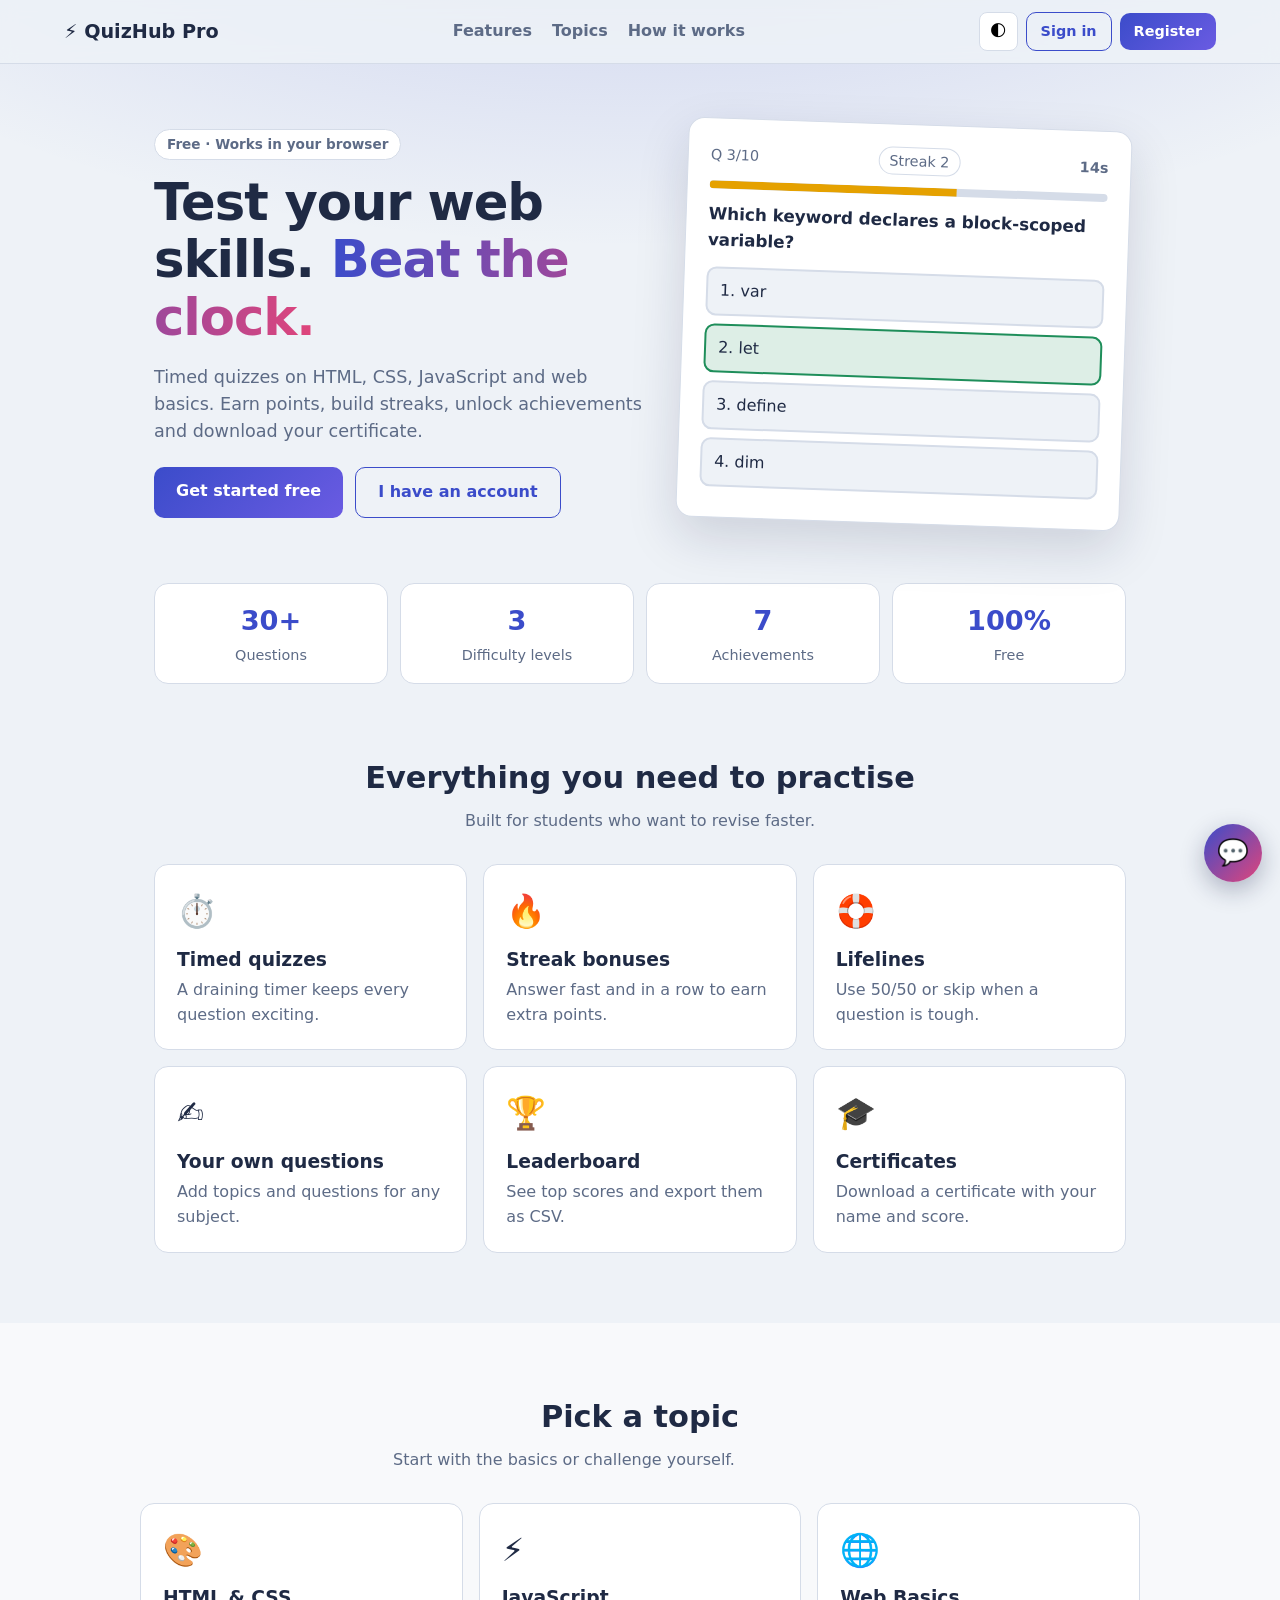
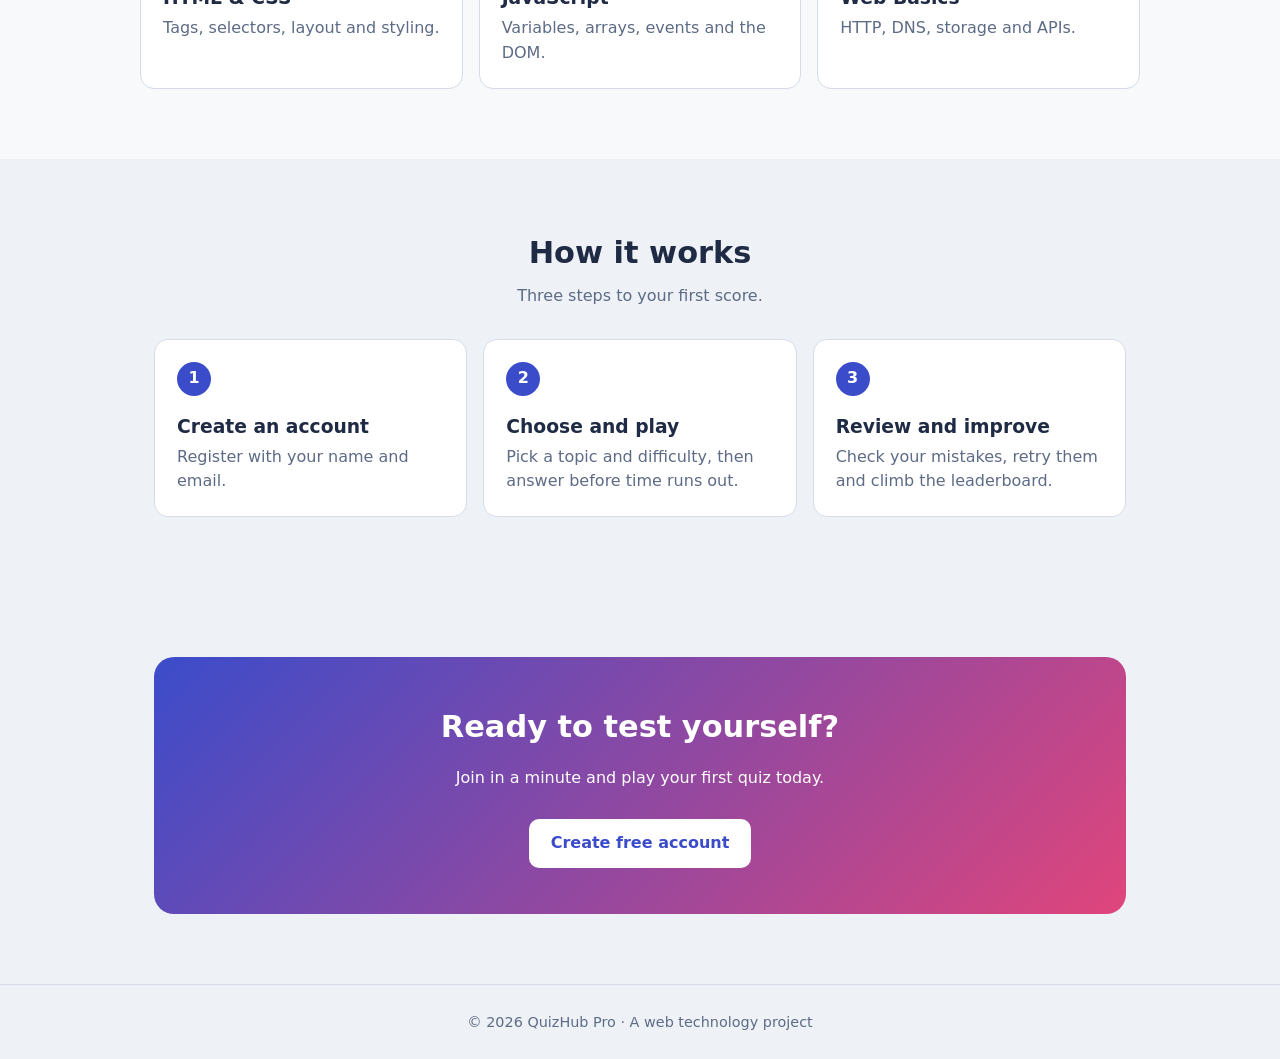
<file: index.html>
<!DOCTYPE html>
<html lang="en">
<head>
<meta charset="UTF-8"><meta name="viewport" content="width=device-width, initial-scale=1">
<title>QuizHub Pro – Test your web skills</title>
<link rel="stylesheet" href="site.css">
<link rel="stylesheet" href="bot.css">
</head>
<body data-page="landing">
<header class="nav">
  <a class="logo" href="index.html">⚡ QuizHub Pro</a>
  <nav><a href="#features">Features</a><a href="#topics">Topics</a><a href="#how">How it works</a></nav>
  <div class="navr"><button class="ic" id="theme" aria-label="Toggle dark mode">🌓</button><span id="navAuth"></span></div>
</header>
<main>
  <section class="hero">
    <div>
      <span class="tag">Free · Works in your browser</span>
      <h1>Test your web skills. <em>Beat the clock.</em></h1>
      <p class="lead">Timed quizzes on HTML, CSS, JavaScript and web basics. Earn points, build streaks, unlock achievements and download your certificate.</p>
      <div class="cta"><a class="btn" href="register.html">Get started free</a><a class="btn ghost" href="signin.html">I have an account</a></div>
    </div>
    <div class="mock" aria-hidden="true">
      <div class="mt"><span>Q 3/10</span><span class="pillm">Streak 2</span><b>14s</b></div>
      <div class="mb"><i></i></div>
      <h3>Which keyword declares a block-scoped variable?</h3>
      <div class="mo">1. var</div><div class="mo ok">2. let</div><div class="mo">3. define</div><div class="mo">4. dim</div>
    </div>
  </section>

  <section class="stats rv">
    <div><b>30+</b><span>Questions</span></div><div><b>3</b><span>Difficulty levels</span></div>
    <div><b>7</b><span>Achievements</span></div><div><b>100%</b><span>Free</span></div>
  </section>

  <section id="features" class="sec">
    <h2>Everything you need to practise</h2><p class="sub">Built for students who want to revise faster.</p>
    <div class="grid3">
      <div class="fc rv"><div class="e">⏱️</div><h3>Timed quizzes</h3><p>A draining timer keeps every question exciting.</p></div>
      <div class="fc rv"><div class="e">🔥</div><h3>Streak bonuses</h3><p>Answer fast and in a row to earn extra points.</p></div>
      <div class="fc rv"><div class="e">🛟</div><h3>Lifelines</h3><p>Use 50/50 or skip when a question is tough.</p></div>
      <div class="fc rv"><div class="e">✍️</div><h3>Your own questions</h3><p>Add topics and questions for any subject.</p></div>
      <div class="fc rv"><div class="e">🏆</div><h3>Leaderboard</h3><p>See top scores and export them as CSV.</p></div>
      <div class="fc rv"><div class="e">🎓</div><h3>Certificates</h3><p>Download a certificate with your name and score.</p></div>
    </div>
  </section>

  <section id="topics" class="sec alt">
    <h2>Pick a topic</h2><p class="sub">Start with the basics or challenge yourself.</p>
    <div class="grid3">
      <div class="fc rv"><div class="e">🎨</div><h3>HTML &amp; CSS</h3><p>Tags, selectors, layout and styling.</p></div>
      <div class="fc rv"><div class="e">⚡</div><h3>JavaScript</h3><p>Variables, arrays, events and the DOM.</p></div>
      <div class="fc rv"><div class="e">🌐</div><h3>Web Basics</h3><p>HTTP, DNS, storage and APIs.</p></div>
    </div>
  </section>

  <section id="how" class="sec">
    <h2>How it works</h2><p class="sub">Three steps to your first score.</p>
    <div class="grid3 how">
      <div class="fc step rv"><h3>Create an account</h3><p>Register with your name and email.</p></div>
      <div class="fc step rv"><h3>Choose and play</h3><p>Pick a topic and difficulty, then answer before time runs out.</p></div>
      <div class="fc step rv"><h3>Review and improve</h3><p>Check your mistakes, retry them and climb the leaderboard.</p></div>
    </div>
  </section>

  <section class="sec cta2 rv"><div class="box"><h2>Ready to test yourself?</h2><p>Join in a minute and play your first quiz today.</p><a class="btn" href="register.html">Create free account</a></div></section>
</main>
<footer>© 2026 QuizHub Pro · A web technology project</footer>
<script src="auth.js"></script>
<script src="bot.js"></script>
</body>
</html>
</file>
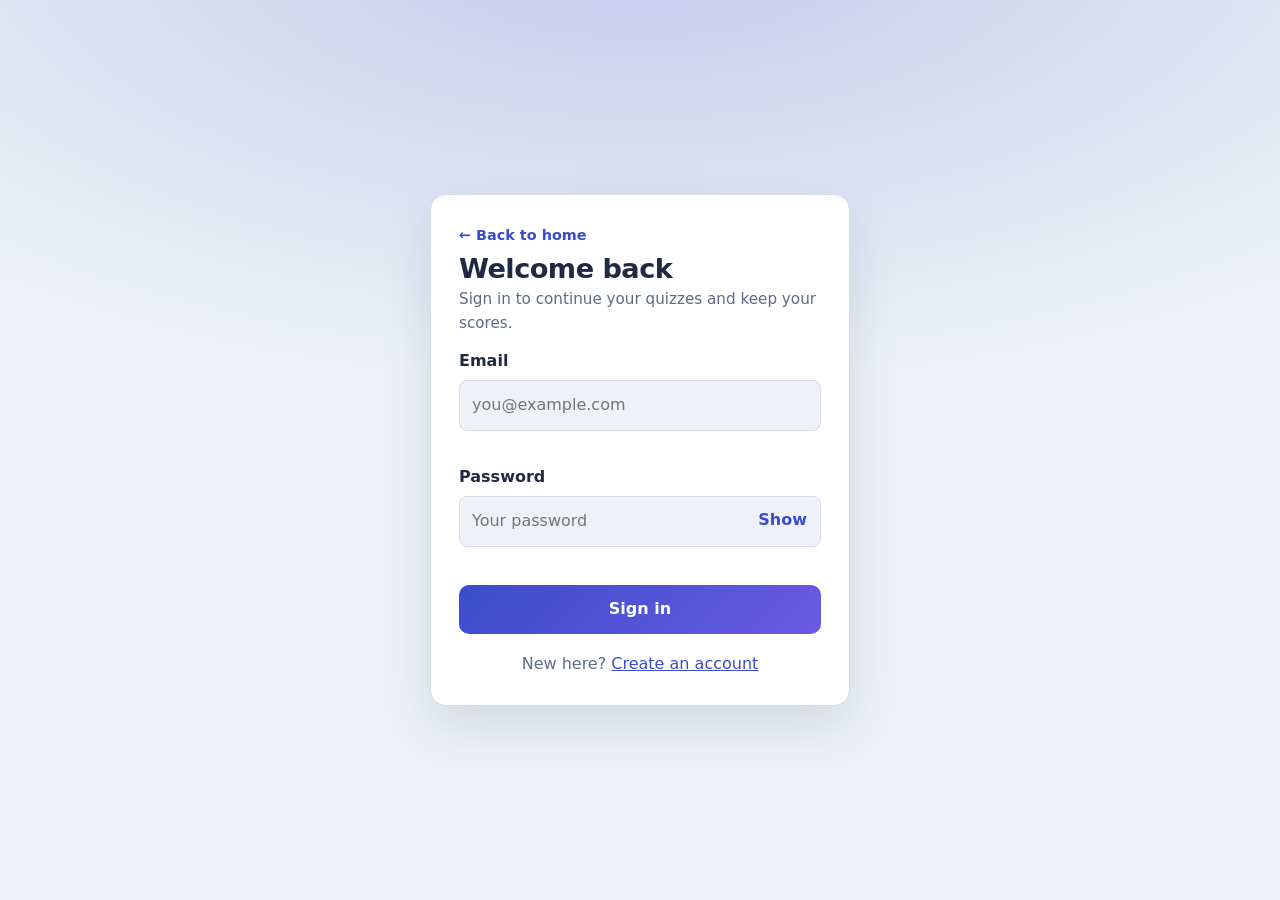
<file: quiz.html>
<!DOCTYPE html>
<html lang="en">
<head>
<meta charset="UTF-8">
<meta name="viewport" content="width=device-width, initial-scale=1">
<title>QuizHub Pro – Online Quiz Application</title>
<link rel="stylesheet" href="style.css">
<link rel="stylesheet" href="bot.css">
</head>
<body>
<main>
<header>
  <div><h1>QuizHub Pro</h1><p class="sub">Timed quizzes, lifelines, streaks and your own questions.</p></div>
  <div style="display:flex;gap:8px"><button class="btn ghost sm" id="snd">Sound: on</button><button class="btn ghost sm" id="logout">Log out</button><button class="btn ghost sm" id="theme" aria-label="Toggle dark mode">Dark mode</button></div>
</header>
<nav id="tabs">
  <button data-v="play" class="on">Play</button><button data-v="add">Add questions</button><button data-v="board">Leaderboard</button>
</nav>

<div id="v-play">
  <section id="start" class="card">
    <p class="sub" id="mini"></p>
    <div id="ach"></div>
    <label for="name">Your name</label><input id="name" maxlength="20" placeholder="e.g. Priya">
    <label>Choose a topic</label><div class="tcards" id="tc"></div><select id="topic" hidden></select>
    <div class="row">
      <div><label for="lvl">Difficulty</label>
        <select id="lvl"><option value="Easy">Easy (30s, x1)</option><option value="Medium" selected>Medium (20s, x1.5)</option><option value="Hard">Hard (10s, x2)</option></select></div>
      <div><label for="count">Questions</label><select id="count"><option>5</option><option>8</option><option>10</option><option>All</option></select></div>
    </div>
    <button class="btn" id="startBtn">Start quiz</button>
  </section>

  <section id="quiz" class="card hidden" aria-live="polite">
    <div class="top"><span id="qnum"></span><span class="pill" id="pts"></span><span class="pill" id="stk"></span><span class="timer" id="timer"></span></div>
    <div class="tbar"><i id="tb"></i></div><div class="bar"><i id="prog"></i></div>
    <h2 id="qtext"></h2><div id="opts"></div>
    <div class="life"><button class="btn ghost sm" id="f5">50/50</button><button class="btn ghost sm" id="skip">Skip</button></div>
    <div class="fb" id="fb"></div>
    <button class="btn" id="nextBtn" disabled>Next question</button>
    <p class="sub" style="margin:10px 0 0;font-size:.85rem">Keys: 1–4 to answer, Enter for next.</p>
  </section>

  <section id="result" class="card hidden">
    <p class="sub" id="who"></p><div class="badge" id="badge"></div><div class="score" id="score"></div>
    <div class="stats" id="stats"></div><p class="sub" id="msg"></p>
    <button class="btn" id="again">Play again</button><button class="btn ghost" id="retry">Retry missed</button>
    <button class="btn ghost" id="toggleRev">Review answers</button><button class="btn ghost" id="copy">Copy result</button><button class="btn ghost" id="cert">Certificate</button>
    <div id="review" class="hidden"></div>
  </section>
</div>

<section id="v-add" class="card hidden">
  <h2>Add your own question</h2>
  <label for="ctopic">Topic</label><input id="ctopic" list="topics" maxlength="30" placeholder="Existing or new topic"><datalist id="topics"></datalist>
  <label for="cq">Question</label><textarea id="cq" rows="2"></textarea>
  <div class="row"><div><label for="o0">Option 1</label><input id="o0"></div><div><label for="o1">Option 2</label><input id="o1"></div>
  <div><label for="o2">Option 3</label><input id="o2"></div><div><label for="o3">Option 4</label><input id="o3"></div></div>
  <label for="ca">Correct option</label><select id="ca"><option value="0">Option 1</option><option value="1">Option 2</option><option value="2">Option 3</option><option value="3">Option 4</option></select>
  <button class="btn" id="addQ">Add question</button><span class="fb" id="addfb"></span>
  <h2 style="margin-top:22px">Your questions</h2><div id="clist"></div>
</section>

<section id="v-board" class="card hidden">
  <h2>Leaderboard</h2>
  <label for="bf">Filter by topic</label><select id="bf"></select>
  <table><thead><tr><th>#</th><th>Name</th><th>Topic</th><th>Level</th><th>Points</th></tr></thead><tbody id="board"></tbody></table>
  <button class="btn ghost" id="csv">Export CSV</button><button class="btn ghost" id="clear">Clear scores</button>
</section>
<div class="toast" id="toast"></div>
</main>
<script src="script.js"></script>
<script src="bot.js"></script>
</body>
</html>
</file>
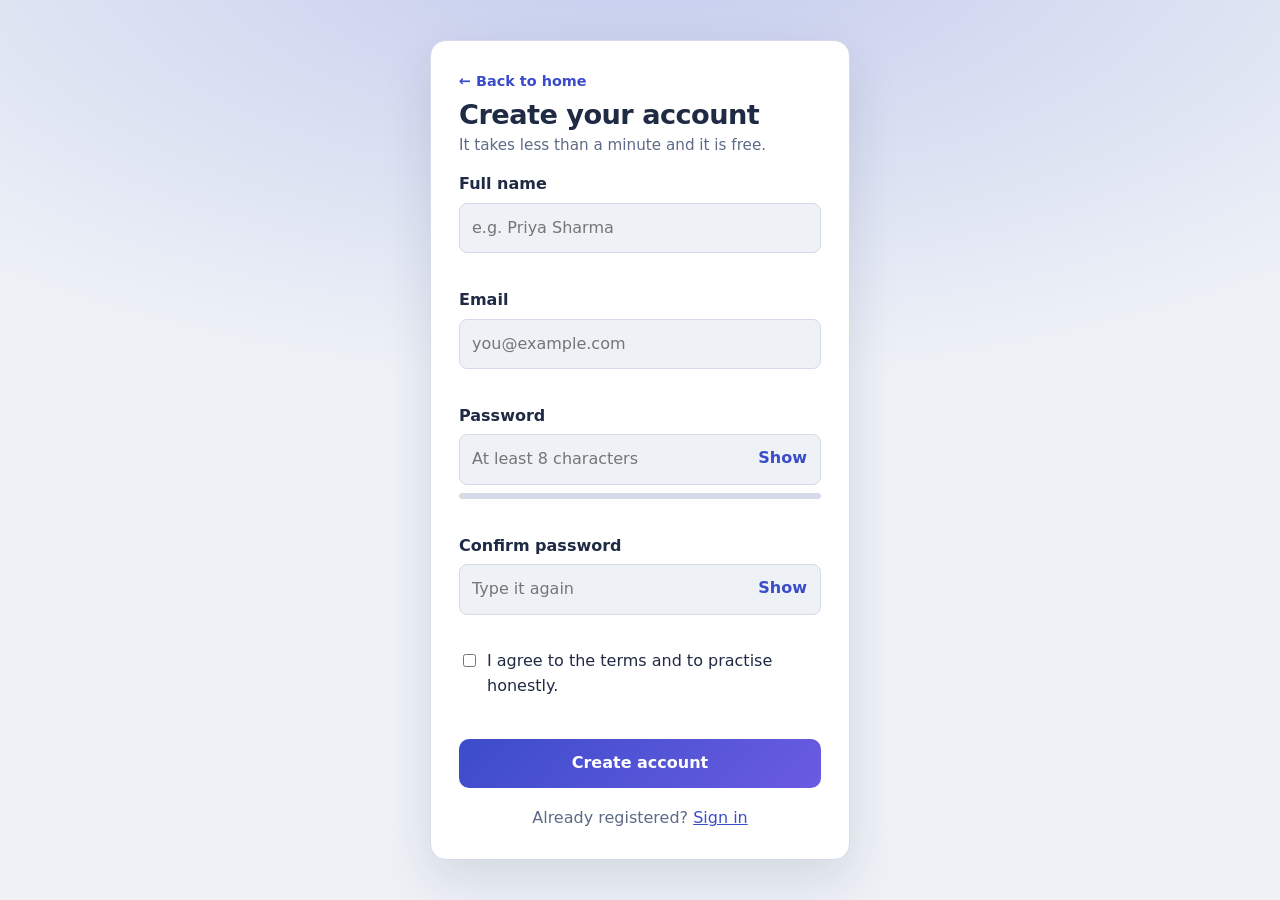
<file: register.html>
<!DOCTYPE html>
<html lang="en">
<head>
<meta charset="UTF-8"><meta name="viewport" content="width=device-width, initial-scale=1">
<title>Register – QuizHub Pro</title>
<link rel="stylesheet" href="site.css">
</head>
<body data-page="register">
<div class="authwrap">
  <div class="acard">
    <a class="back" href="index.html">← Back to home</a>
    <h1>Create your account</h1>
    <p class="lead">It takes less than a minute and it is free.</p>
    <form id="regForm" novalidate>
      <label for="name">Full name</label>
      <input type="text" id="name" autocomplete="name" placeholder="e.g. Priya Sharma" maxlength="40">
      <div class="err" id="nameErr" aria-live="polite"></div>
      <label for="email">Email</label>
      <input type="email" id="email" autocomplete="email" placeholder="you@example.com">
      <div class="err" id="emailErr" aria-live="polite"></div>
      <label for="pw">Password</label>
      <div class="pw"><input type="password" id="pw" autocomplete="new-password" placeholder="At least 8 characters"><button type="button" id="t1">Show</button></div>
      <div class="meter"><i id="bar"></i></div><small id="strength" class="sub"></small>
      <div class="err" id="pwErr" aria-live="polite"></div>
      <label for="pw2">Confirm password</label>
      <div class="pw"><input type="password" id="pw2" autocomplete="new-password" placeholder="Type it again"><button type="button" id="t2">Show</button></div>
      <div class="err" id="pw2Err" aria-live="polite"></div>
      <label class="chk"><input type="checkbox" id="terms"> I agree to the terms and to practise honestly.</label>
      <div class="err" id="termsErr" aria-live="polite"></div>
      <button class="btn full" type="submit">Create account</button>
      <div class="msg" id="msg" aria-live="polite"></div>
    </form>
    <p class="alt-link">Already registered? <a href="signin.html">Sign in</a></p>
  </div>
</div>
<script src="auth.js"></script>
</body>
</html>
</file>
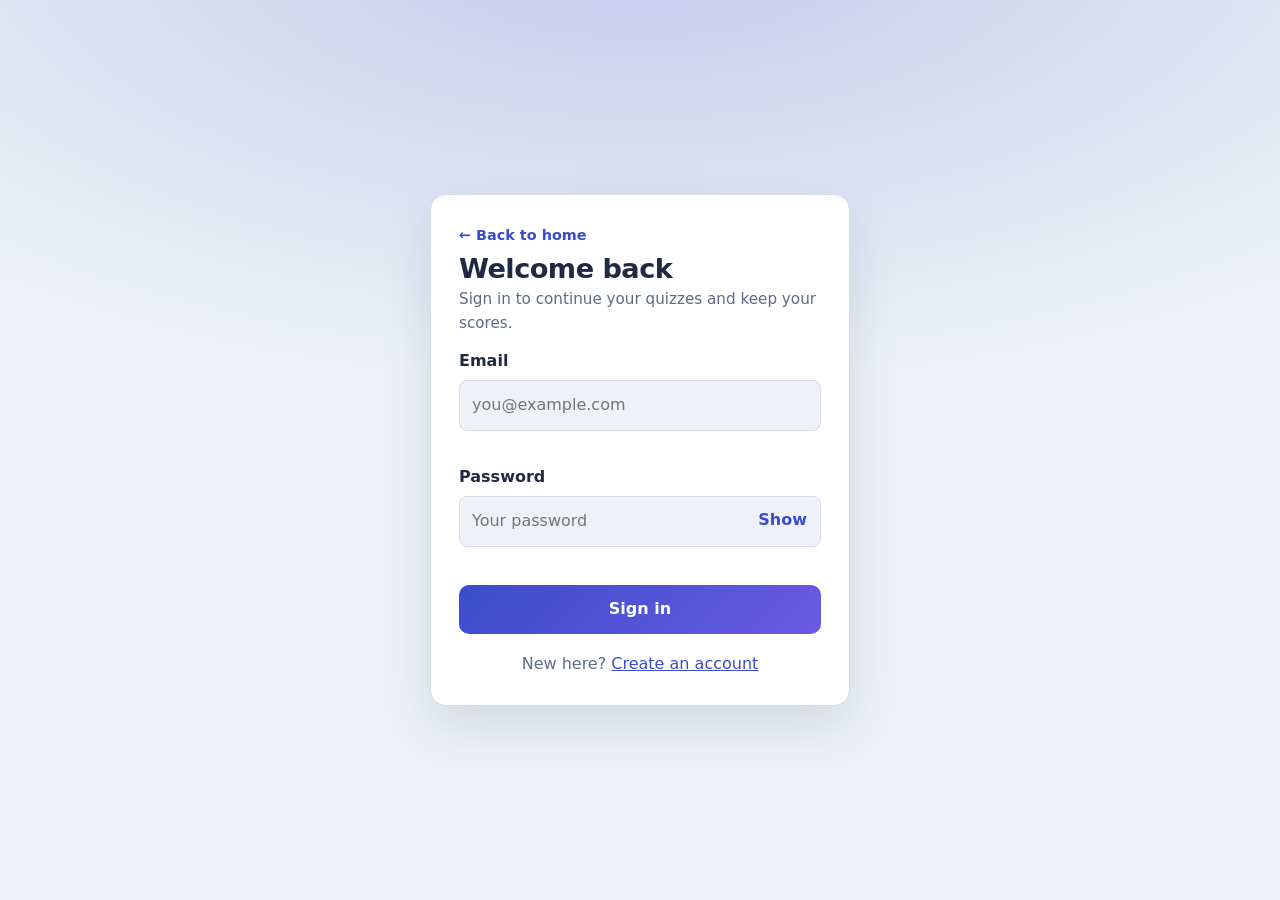
<file: signin.html>
<!DOCTYPE html>
<html lang="en">
<head>
<meta charset="UTF-8"><meta name="viewport" content="width=device-width, initial-scale=1">
<title>Sign in – QuizHub Pro</title>
<link rel="stylesheet" href="site.css">
</head>
<body data-page="signin">
<div class="authwrap">
  <div class="acard">
    <a class="back" href="index.html">← Back to home</a>
    <h1>Welcome back</h1>
    <p class="lead">Sign in to continue your quizzes and keep your scores.</p>
    <form id="loginForm" novalidate>
      <label for="email">Email</label>
      <input type="email" id="email" autocomplete="email" placeholder="you@example.com">
      <div class="err" id="emailErr" aria-live="polite"></div>
      <label for="pw">Password</label>
      <div class="pw"><input type="password" id="pw" autocomplete="current-password" placeholder="Your password"><button type="button" id="t1">Show</button></div>
      <div class="err" id="pwErr" aria-live="polite"></div>
      <button class="btn full" type="submit">Sign in</button>
      <div class="msg" id="msg" aria-live="polite"></div>
    </form>
    <p class="alt-link">New here? <a href="register.html">Create an account</a></p>
  </div>
</div>
<script src="auth.js"></script>
</body>
</html>
</file>
<file: site.css>
/* QuizHub Pro - landing, sign in and registration styles */
:root{--bg:#eef2f7;--card:#fff;--ink:#1f2a44;--muted:#5d6b86;--accent:#3b4cca;--ok:#1e8e5a;--bad:#c23b3b;--line:#d5dce8;--pink:#e0457b}
[data-theme=dark]{--bg:#121826;--card:#1b2437;--ink:#e8edf7;--muted:#9aa8c4;--accent:#8c98ff;--ok:#4cc38a;--bad:#ff7b7b;--line:#2c3854}
*{box-sizing:border-box}html{scroll-behavior:smooth}
body{margin:0;background:radial-gradient(1000px 460px at 50% -8%,color-mix(in srgb,var(--accent) 24%,transparent),transparent),var(--bg);color:var(--ink);font-family:system-ui,-apple-system,"Segoe UI",Roboto,sans-serif;line-height:1.55}
a{color:var(--accent)}button{font:inherit;cursor:pointer}
:focus-visible{outline:3px solid var(--accent);outline-offset:2px}
.nav{position:sticky;top:0;z-index:5;display:flex;align-items:center;justify-content:space-between;gap:16px;padding:12px 5vw;background:color-mix(in srgb,var(--bg) 85%,transparent);backdrop-filter:blur(8px);border-bottom:1px solid var(--line)}
.logo{font-weight:800;font-size:1.2rem;text-decoration:none;color:var(--ink)}
.nav nav{display:flex;gap:20px}.nav nav a{text-decoration:none;color:var(--muted);font-weight:600}.nav nav a:hover{color:var(--accent)}
.navr{display:flex;align-items:center;gap:8px}.navr span{display:flex;align-items:center;gap:8px}
.ic{background:var(--card);border:1px solid var(--line);border-radius:8px;padding:6px 10px}
.btn{display:inline-block;background:linear-gradient(135deg,var(--accent),#6a5be2);color:var(--card);border:0;padding:12px 22px;border-radius:10px;font-weight:700;text-decoration:none;transition:transform .15s}
.btn:hover{transform:translateY(-2px)}.btn.ghost{background:transparent;color:var(--accent);border:1px solid var(--accent)}.btn.sm{padding:7px 14px;font-size:.9rem}.btn.full{width:100%;margin-top:18px}
.btn:disabled{opacity:.5;cursor:not-allowed}
.hero{display:grid;grid-template-columns:1.1fr 1fr;gap:40px;align-items:center;max-width:1100px;margin:0 auto;padding:60px 5vw}
.tag{display:inline-block;padding:4px 12px;border-radius:99px;border:1px solid var(--line);background:var(--card);font-size:.85rem;font-weight:600;color:var(--muted)}
h1{font-size:clamp(2rem,5vw,3.2rem);line-height:1.12;margin:14px 0;letter-spacing:-.02em}
h1 em{font-style:normal;background:linear-gradient(90deg,var(--accent),var(--pink));-webkit-background-clip:text;background-clip:text;color:transparent}
.lead{color:var(--muted);font-size:1.1rem;max-width:520px}.cta{display:flex;gap:12px;flex-wrap:wrap;margin-top:22px}
.mock{background:var(--card);border:1px solid var(--line);border-radius:16px;padding:22px;box-shadow:0 20px 50px rgba(20,30,70,.15);transform:rotate(2deg)}
.mt{display:flex;justify-content:space-between;align-items:center;color:var(--muted);font-size:.9rem}.pillm{border:1px solid var(--line);border-radius:99px;padding:2px 10px}
.mb{height:8px;border-radius:4px;background:var(--line);margin:12px 0;overflow:hidden}.mb i{display:block;width:62%;height:100%;background:#e5a100}
.mock h3{margin:10px 0 14px;font-size:1.05rem}.mo{border:2px solid var(--line);border-radius:10px;padding:10px 12px;margin-bottom:8px;background:var(--bg)}
.mo.ok{border-color:var(--ok);background:color-mix(in srgb,var(--ok) 15%,var(--card))}
.stats{display:grid;grid-template-columns:repeat(4,1fr);gap:12px;max-width:1100px;margin:0 auto;padding:0 5vw}
.stats div{background:var(--card);border:1px solid var(--line);border-radius:14px;padding:16px;text-align:center}.stats b{display:block;font-size:1.7rem;color:var(--accent)}.stats span{color:var(--muted);font-size:.9rem}
.sec{max-width:1100px;margin:0 auto;padding:70px 5vw}.sec.alt{max-width:none;background:color-mix(in srgb,var(--card) 60%,transparent)}.sec.alt>*{max-width:1000px;margin-left:auto;margin-right:auto}
.sec h2{font-size:1.9rem;text-align:center;margin:0 0 8px}.sec .sub{text-align:center;color:var(--muted);margin:0 0 30px}
.grid3{display:grid;grid-template-columns:repeat(auto-fit,minmax(240px,1fr));gap:16px}
.fc{background:var(--card);border:1px solid var(--line);border-radius:14px;padding:22px;transition:transform .2s}.fc:hover{transform:translateY(-4px)}
.fc .e{font-size:2rem}.fc h3{margin:8px 0 4px}.fc p{margin:0;color:var(--muted)}
.step{counter-increment:s}.step::before{content:counter(s);display:inline-grid;place-items:center;width:34px;height:34px;border-radius:50%;background:var(--accent);color:var(--card);font-weight:800;margin-bottom:8px}
.how{counter-reset:s}
.cta2{text-align:center}.cta2 .box{background:linear-gradient(135deg,var(--accent),var(--pink));color:#fff;border-radius:20px;padding:46px 20px}
.cta2 .btn{background:#fff;color:#3b4cca;margin-top:12px}
footer{text-align:center;color:var(--muted);padding:26px 5vw;border-top:1px solid var(--line);font-size:.9rem}
.rv{opacity:0;transform:translateY(18px);transition:opacity .6s,transform .6s}.rv.in{opacity:1;transform:none}
.authwrap{min-height:100vh;display:grid;place-items:center;padding:24px 16px}
.acard{width:100%;max-width:420px;background:var(--card);border:1px solid var(--line);border-radius:16px;padding:28px;box-shadow:0 20px 50px rgba(20,30,70,.12)}
.acard h1{font-size:1.7rem;margin:6px 0 4px}.acard .lead{font-size:.95rem;margin:0 0 10px}.back{text-decoration:none;font-weight:600;font-size:.9rem}
label{display:block;font-weight:600;margin:14px 0 6px}
input[type=text],input[type=email],input[type=password]{width:100%;padding:12px;border:1px solid var(--line);border-radius:8px;background:var(--bg);color:var(--ink);font:inherit}
input.bad{border-color:var(--bad)}.pw{position:relative}.pw button{position:absolute;right:6px;top:6px;background:none;border:0;color:var(--accent);font-weight:600;padding:6px 8px}
.err{color:var(--bad);font-size:.85rem;min-height:1.2em;margin-top:4px}
.meter{height:6px;border-radius:3px;background:var(--line);overflow:hidden;margin-top:8px}.meter i{display:block;height:100%;width:0;transition:width .3s,background .3s}
.msg{margin-top:12px;font-weight:600;text-align:center}.msg.ok{color:var(--ok)}.msg.bad{color:var(--bad)}
.chk{display:flex;gap:8px;align-items:flex-start;font-weight:400;margin-top:14px}.chk input{margin-top:5px}
.alt-link{text-align:center;margin:18px 0 0;color:var(--muted)}
@media (max-width:820px){.hero{grid-template-columns:1fr;padding-top:36px}.mock{transform:none}.nav nav{display:none}.stats{grid-template-columns:repeat(2,1fr)}}
@media (prefers-reduced-motion:reduce){*{transition:none!important;scroll-behavior:auto!important}.rv{opacity:1;transform:none}}
</file>
<file: bot.css>
/* QuizBot - floating chat widget */
.qb-fab{position:fixed;right:18px;bottom:18px;z-index:50;width:58px;height:58px;border-radius:50%;border:0;font-size:1.6rem;cursor:pointer;color:#fff;background:linear-gradient(135deg,var(--accent),#e0457b);box-shadow:0 8px 24px rgba(20,30,70,.3);transition:transform .2s}
.qb-fab:hover{transform:scale(1.08)}
.qb-panel{position:fixed;right:18px;bottom:88px;z-index:50;width:360px;max-width:calc(100vw - 24px);height:520px;max-height:calc(100vh - 110px);display:none;flex-direction:column;background:var(--card);color:var(--ink);border:1px solid var(--line);border-radius:16px;box-shadow:0 20px 50px rgba(20,30,70,.3);overflow:hidden}
.qb-panel.open{display:flex;animation:qbpop .25s ease}
@keyframes qbpop{from{opacity:0;transform:translateY(12px) scale(.97)}to{opacity:1;transform:none}}
.qb-head{display:flex;justify-content:space-between;align-items:center;padding:12px 14px;background:linear-gradient(135deg,var(--accent),#e0457b);color:#fff}
.qb-head b{font-size:1rem}.qb-head small{display:block;opacity:.85}.qb-head button{background:rgba(255,255,255,.2);border:0;color:#fff;border-radius:8px;padding:5px 9px;cursor:pointer;margin-left:6px}
.qb-msgs{flex:1;overflow-y:auto;padding:14px;display:flex;flex-direction:column;gap:10px;background:var(--bg)}
.qb-m{max-width:86%;padding:9px 12px;border-radius:14px;line-height:1.45;font-size:.93rem;word-wrap:break-word}
.qb-m.bot{background:var(--card);border:1px solid var(--line);align-self:flex-start;border-bottom-left-radius:4px}
.qb-m.me{background:var(--accent);color:var(--card);align-self:flex-end;border-bottom-right-radius:4px}
.qb-m code{background:var(--bg);border:1px solid var(--line);border-radius:4px;padding:0 4px;font-size:.85em}
.qb-m ul{margin:6px 0 0;padding-left:18px}
.qb-chips{display:flex;flex-wrap:wrap;gap:6px;padding:8px 12px;border-top:1px solid var(--line);background:var(--card)}
.qb-chips button{background:var(--bg);color:var(--ink);border:1px solid var(--line);border-radius:99px;padding:5px 11px;font-size:.82rem;cursor:pointer}
.qb-chips button:hover{border-color:var(--accent);color:var(--accent)}
.qb-form{display:flex;gap:8px;padding:10px 12px;border-top:1px solid var(--line);background:var(--card)}
.qb-form input{flex:1;padding:10px 12px;border:1px solid var(--line);border-radius:10px;background:var(--bg);color:var(--ink);font:inherit}
.qb-form button{border:0;border-radius:10px;padding:0 16px;font-weight:700;color:var(--card);background:var(--accent);cursor:pointer}
.qb-typing{display:flex;gap:4px;padding:12px}.qb-typing i{width:7px;height:7px;border-radius:50%;background:var(--muted);animation:qbdot 1s infinite}.qb-typing i:nth-child(2){animation-delay:.15s}.qb-typing i:nth-child(3){animation-delay:.3s}
@keyframes qbdot{50%{transform:translateY(-4px);opacity:.4}}
@media (max-width:480px){.qb-panel{right:8px;bottom:80px;height:70vh}}
@media (prefers-reduced-motion:reduce){*{animation:none!important}}
</file>
<file: style.css>
/* QuizHub Pro - styles */
:root{--bg:#eef2f7;--card:#fff;--ink:#1f2a44;--muted:#5d6b86;--accent:#3b4cca;--ok:#1e8e5a;--bad:#c23b3b;--line:#d5dce8;--gold:#b7791f}
[data-theme=dark]{--bg:#121826;--card:#1b2437;--ink:#e8edf7;--muted:#9aa8c4;--accent:#8c98ff;--ok:#4cc38a;--bad:#ff7b7b;--line:#2c3854;--gold:#f6c453}
*{box-sizing:border-box}
body{margin:0;min-height:100vh;background:var(--bg);color:var(--ink);font-family:system-ui,-apple-system,"Segoe UI",Roboto,sans-serif;display:flex;justify-content:center;padding:20px 16px}
main{width:100%;max-width:680px}
header{display:flex;justify-content:space-between;align-items:flex-start;gap:12px}
h1{margin:0 0 4px;font-size:2rem;letter-spacing:-.02em}h2{margin:0 0 12px;font-size:1.25rem;line-height:1.4}
.sub{margin:0 0 16px;color:var(--muted)}
nav{display:flex;gap:6px;margin:8px 0 16px;flex-wrap:wrap}
nav button{background:var(--card);color:var(--ink);border:1px solid var(--line);padding:9px 14px;border-radius:8px;font-weight:600}
nav button.on{background:var(--accent);color:var(--card);border-color:var(--accent)}
.card{background:var(--card);border:1px solid var(--line);border-radius:14px;padding:22px;margin-bottom:16px}
label{display:block;font-weight:600;margin:12px 0 6px}
input,select,textarea{width:100%;padding:11px 12px;border:1px solid var(--line);border-radius:8px;background:var(--bg);color:var(--ink);font:inherit}
.row{display:grid;grid-template-columns:1fr 1fr;gap:12px}
button{font:inherit;cursor:pointer}
.btn{background:var(--accent);color:var(--card);border:0;padding:12px 18px;border-radius:8px;font-weight:600;margin:16px 8px 0 0}
.btn.ghost{background:transparent;color:var(--accent);border:1px solid var(--accent)}
.btn.sm{padding:6px 10px;margin:0}
.btn:disabled{opacity:.45;cursor:not-allowed}
:focus-visible{outline:3px solid var(--accent);outline-offset:2px}
.top{display:flex;justify-content:space-between;align-items:center;color:var(--muted);font-size:.95rem;margin-bottom:10px;gap:8px;flex-wrap:wrap}
.bar{height:6px;background:var(--line);border-radius:3px;overflow:hidden;margin-bottom:16px}.bar i{display:block;height:100%;background:var(--accent);transition:width .3s}
.timer{font-weight:700;color:var(--ink)}.timer.low{color:var(--bad)}
.pill{background:var(--bg);border:1px solid var(--line);border-radius:99px;padding:3px 10px;font-weight:600;color:var(--ink)}
.opt{display:block;width:100%;text-align:left;background:var(--bg);color:var(--ink);border:2px solid var(--line);border-radius:10px;padding:13px 14px;margin-bottom:10px;font-size:1rem}
.opt:hover:not(:disabled){border-color:var(--accent)}
.opt.ok{border-color:var(--ok);background:color-mix(in srgb,var(--ok) 15%,var(--card))}
.opt.bad{border-color:var(--bad);background:color-mix(in srgb,var(--bad) 15%,var(--card))}
.life{display:flex;gap:8px;margin-top:4px}.fb{min-height:1.4em;font-weight:600;margin-top:10px}
.score{font-size:3rem;font-weight:800;margin:2px 0}.badge{display:inline-block;color:var(--gold);font-weight:800;font-size:1.1rem}
.stats{display:grid;grid-template-columns:repeat(3,1fr);gap:10px;margin:14px 0}
.stats div{background:var(--bg);border-radius:10px;padding:10px;text-align:center}.stats b{display:block;font-size:1.25rem}
.rev{border-top:1px solid var(--line);padding:12px 0}.ok-t{color:var(--ok);font-weight:700}.bad-t{color:var(--bad);font-weight:700}
table{width:100%;border-collapse:collapse;font-size:.95rem}th,td{text-align:left;padding:8px 6px;border-bottom:1px solid var(--line)}
.hidden{display:none}.qi{display:flex;justify-content:space-between;gap:10px;align-items:center;border-top:1px solid var(--line);padding:10px 0}
@media (max-width:480px){.row{grid-template-columns:1fr}}
@media (prefers-reduced-motion:reduce){*{transition:none!important}}

body{background:radial-gradient(1000px 420px at 50% -8%,color-mix(in srgb,var(--accent) 24%,transparent),transparent),var(--bg)}
h1{background:linear-gradient(90deg,var(--accent),#e0457b);-webkit-background-clip:text;background-clip:text;color:transparent;font-size:2.4rem}
.card{box-shadow:0 8px 30px rgba(20,30,70,.09);animation:pop .35s ease}
@keyframes pop{from{opacity:0;transform:translateY(10px)}to{opacity:1;transform:none}}
.btn{background:linear-gradient(135deg,var(--accent),#6a5be2);transition:transform .15s,filter .15s}.btn:hover:not(:disabled){transform:translateY(-2px)}.btn.ghost{background:transparent}
.tcards{display:grid;grid-template-columns:repeat(auto-fit,minmax(150px,1fr));gap:10px}
.tc{border:2px solid var(--line);background:var(--bg);color:var(--ink);border-radius:12px;padding:14px 8px;text-align:center;font-weight:600;transition:transform .15s}.tc:hover{transform:translateY(-2px)}
.tc span{display:block;font-size:1.9rem}.tc small{display:block;font-weight:400;color:var(--muted)}.tc.on{border-color:var(--accent);background:color-mix(in srgb,var(--accent) 14%,var(--card))}
.tbar{height:8px;border-radius:4px;background:var(--line);overflow:hidden;margin-bottom:12px}.tbar i{display:block;height:100%;width:100%;transition:width 1s linear,background .3s}
#ach{display:flex;flex-wrap:wrap;gap:6px;margin-bottom:6px}.ap{font-size:.8rem;padding:3px 10px;border-radius:99px;border:1px solid var(--line);opacity:.4}.ap.on{opacity:1;border-color:var(--gold);color:var(--gold);font-weight:700}
.toast{position:fixed;bottom:20px;left:50%;transform:translate(-50%,90px);background:var(--ink);color:var(--card);padding:10px 18px;border-radius:99px;font-weight:600;transition:transform .3s;z-index:9}.toast.on{transform:translate(-50%,0)}
.cf{position:fixed;top:-30px;font-size:1.6rem;animation:fall 2.4s linear forwards;z-index:8;pointer-events:none}@keyframes fall{to{transform:translateY(110vh) rotate(540deg)}}
</file>
